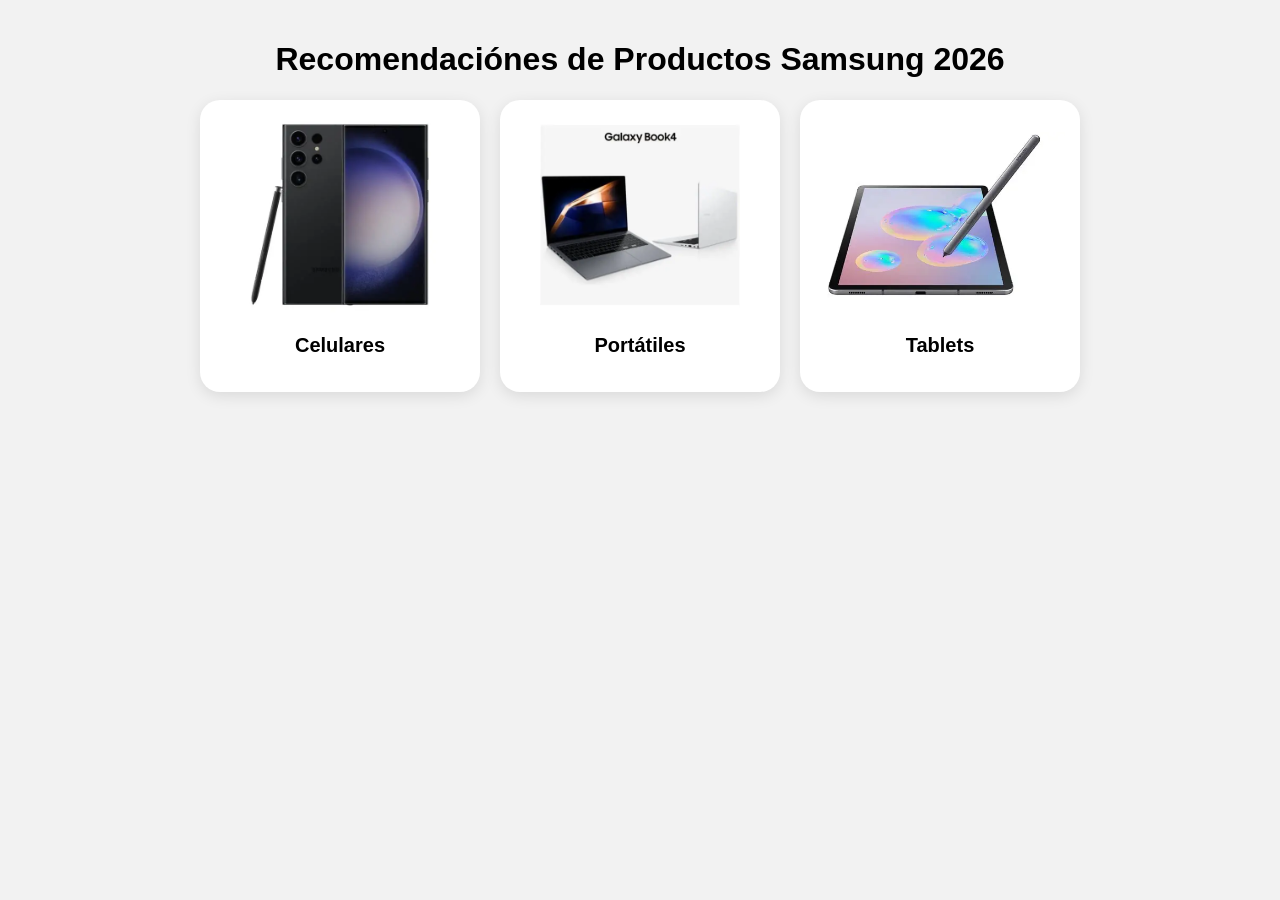
<file: index.html>
<!DOCTYPE html>
<html lang="en">
<head>
    <meta charset="UTF-8">
    <meta name="viewport" content="width=device-width, initial-scale=1.0">
    <title>samsung</title>
    <link rel="stylesheet" href="styler.css">
</head>
<body>
    <main>
        <h1 class="titulo">Recomendaciónes de Productos Samsung 2026</h1>
        <div class="contenedor">
            <a href="celulares.html" class="link-tarjeta">
                <div class="tarjeta">
                    <img src="imagenes/celular.webp" alt="Celulares">
                    <h3>Celulares</h3>
                </div>
            </a>
            
            <a href="portatiles.html" class="link-tarjeta">
                <div class="tarjeta">
                    <img src="imagenes/portatil.webp" alt="Portátiles">
                    <h3>Portátiles</h3>
                </div>
            </a>
            
            <a href="tablets.html" class="link-tarjeta">
                <div class="tarjeta">
                    <img src="imagenes/tablet.webp" alt="Tablets">
                    <h3>Tablets</h3>
                </div>
            </a>
        </div>
    </main>
</body>
</html>
</file>
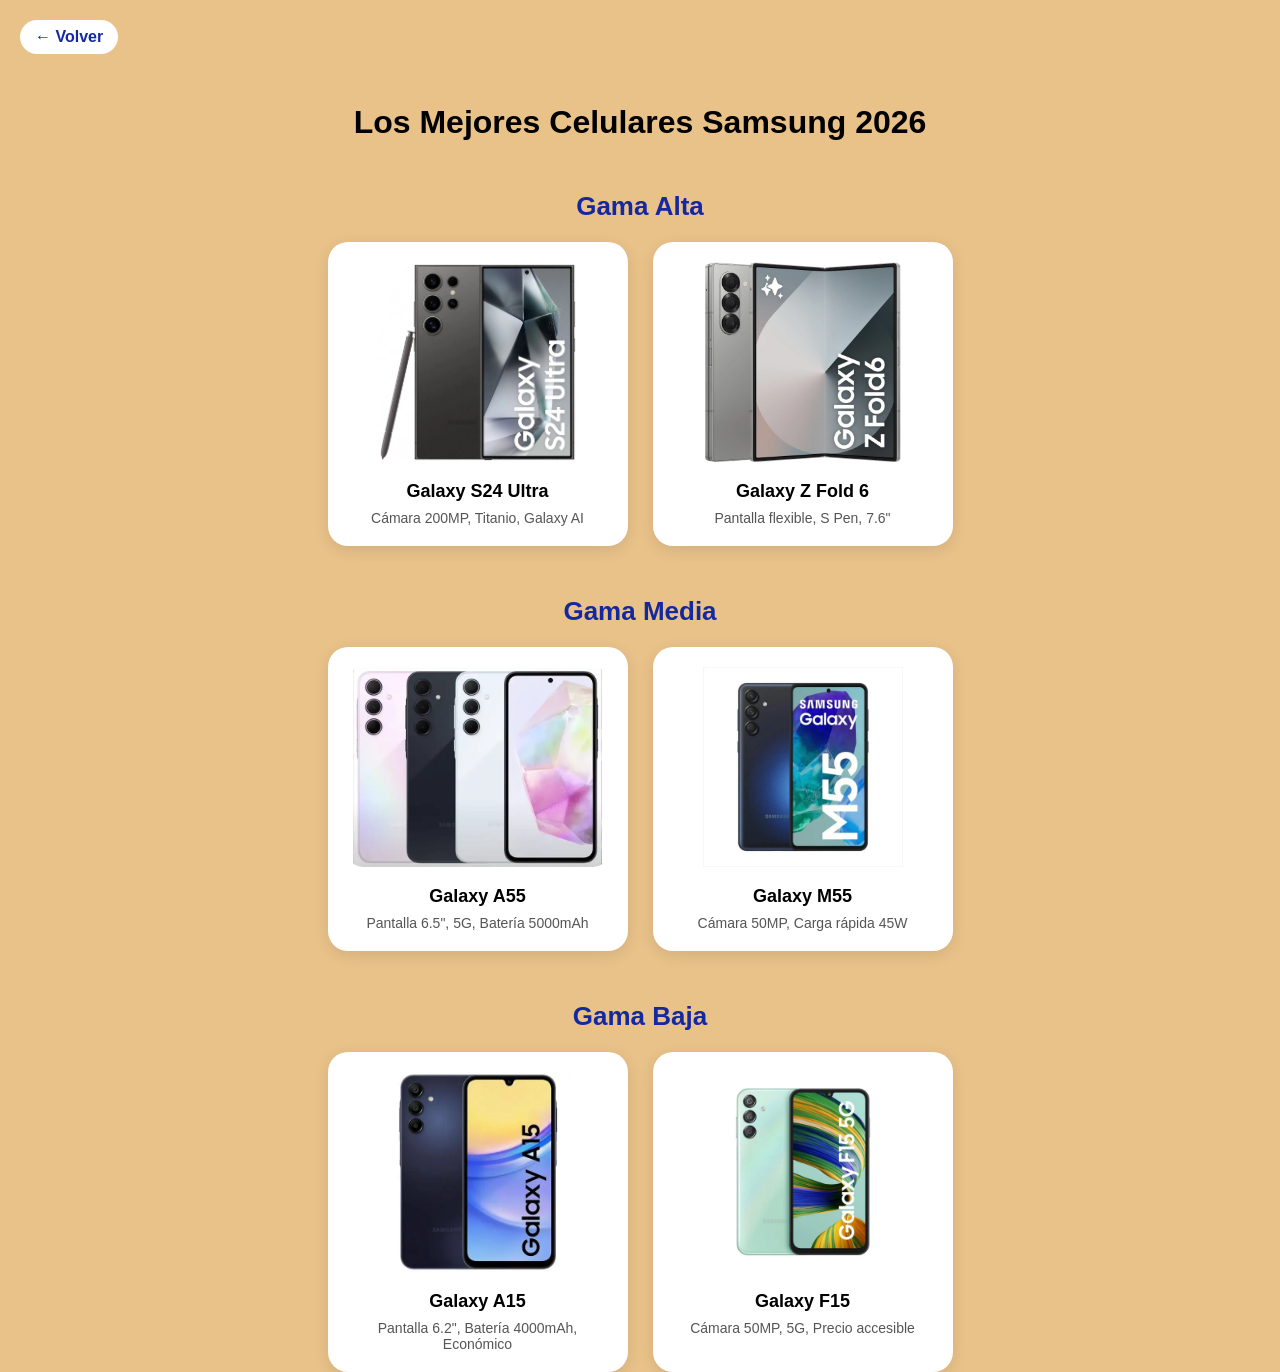
<file: celulares.html>
<!DOCTYPE html>
<html lang="en">
<head>
    <meta charset="UTF-8">
    <meta name="viewport" content="width=device-width, initial-scale=1.0">
    <title>Celulares</title>
    <link rel="stylesheet" href="celulares.css">
</head>
<body>
    <a href="index.html" class="volver">← Volver</a>
    <h1 class="titulo">Los Mejores Celulares Samsung 2026</h1>
    
    <section>
        <h2 class="subtitulo">Gama Alta</h2>
        <div class="contenedor">
            <div class="tarjeta">
                <img src="imagenes/celulares/S24-Ultra.webp" alt="S24 Ultra">
                <h3>Galaxy S24 Ultra</h3>
                <p>
                    Cámara 200MP, Titanio, Galaxy AI
                </p>
            </div>
            
            <div class="tarjeta">
                <img src="imagenes/celulares/fold 6.webp" alt="Z Fold 6">
                <h3>Galaxy Z Fold 6</h3>
                <p>
                    Pantalla flexible, S Pen, 7.6"
                </p>
            </div>
        </div>
    </section>

    <h2 class="subtitulo">Gama Media</h2>
    <div class="contenedor">
        <div class="tarjeta">
            <img src="imagenes/celulares/a 55.webp" alt="A55">
            <h3>Galaxy A55</h3>
            <p>Pantalla 6.5", 5G, Batería 5000mAh</p>
        </div>
        <div class="tarjeta">
            <img src="imagenes/celulares/m55.webp" alt="M55">
            <h3>Galaxy M55</h3>
            <p>Cámara 50MP, Carga rápida 45W</p>
        </div>
    </div>

    <h2 class="subtitulo">Gama Baja</h2>
    <div class="contenedor">
        <div class="tarjeta">
            <img src="imagenes/celulares/a15.webp" alt="A15">
            <h3>Galaxy A15</h3>
            <p>Pantalla 6.2", Batería 4000mAh, Económico</p>
        </div>
        <div class="tarjeta">
            <img src="imagenes/celulares/f15.webp" alt="F15">
            <h3>Galaxy F15</h3>
            <p>Cámara 50MP, 5G, Precio accesible</p>
        </div>
    </div>
</body>
</html>
</file>
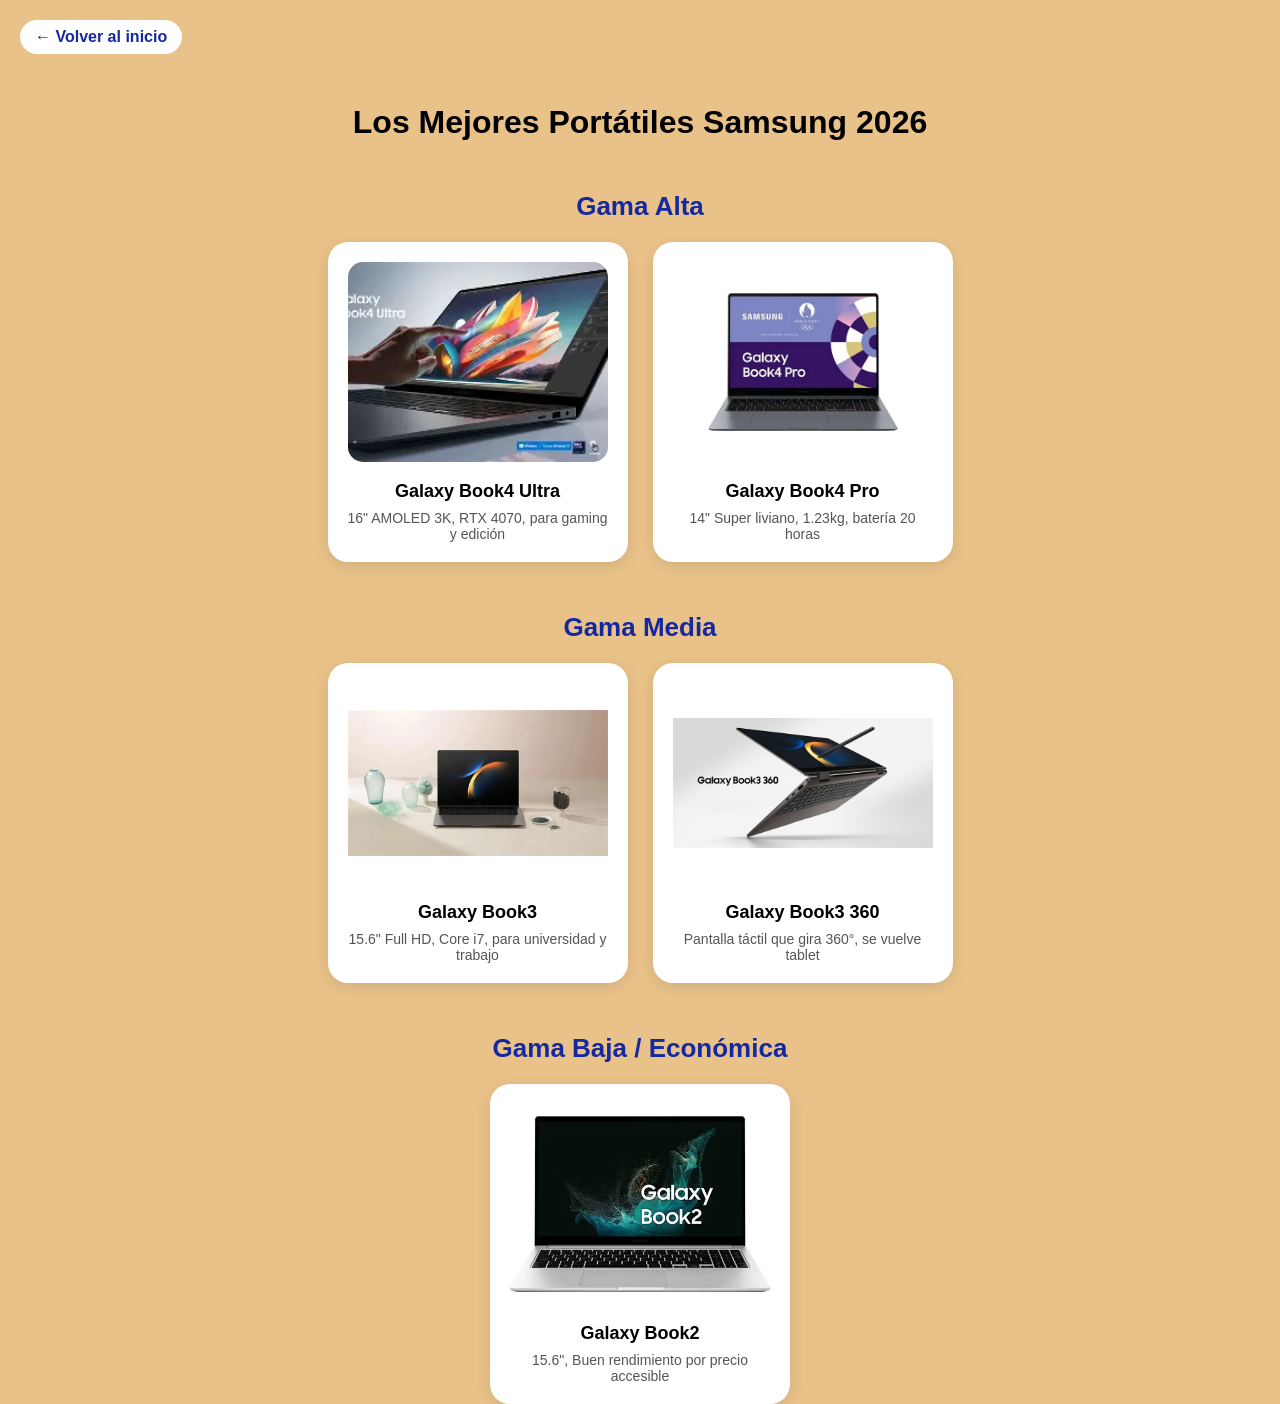
<file: portatiles.html>
<!DOCTYPE html>
<html lang="en">
<head>
    <meta charset="UTF-8">
    <meta name="viewport" content="width=device-width, initial-scale=1.0">
    <title>Porátiles</title>
    <link rel="stylesheet" href="portatiles.css">
</head>
<body>
    <a href="index.html" class="volver">← Volver al inicio</a>
    <h1 class="titulo">Los Mejores Portátiles Samsung 2026</h1>

    <section>
        <h2 class="subtitulo">Gama Alta</h2>
        <div class="contenedor">
            <div class="tarjeta">
                <img src="imagenes/portatiles/book 4 ultra.webp" alt="book4 ultra">
                <h3>Galaxy Book4 Ultra</h3>
                <p>16" AMOLED 3K, RTX 4070, para gaming y edición</p>
            </div>
            
            <div class="tarjeta">
                <img src="imagenes/portatiles/4 pro.webp" width="200px" alt="Book4 Pro">
                <h3>Galaxy Book4 Pro</h3>
                <p>
                    14" Super liviano, 1.23kg, batería 20 horas
                </p>
            </div>
        </div>
    </section>

    <section>
        <h2 class="subtitulo">Gama Media</h2>
        <div class="contenedor">
            <div class="tarjeta">
                <img src="imagenes/portatiles/book 3.webp" alt="Book3">
                <h3>Galaxy Book3</h3>
                <p>
                    15.6" Full HD, Core i7, para universidad y trabajo
                </p>
            </div>
            
            <div class="tarjeta">
                <img src="imagenes/portatiles/3 360.jpg">
                <h3>Galaxy Book3 360</h3>
                <p>
                    Pantalla táctil que gira 360°, se vuelve tablet
                </p>
            </div>
        </div>
    <section>

    <section>
        <h2 class="subtitulo">Gama Baja / Económica</h2>
        <div class="contenedor">
            <div class="tarjeta">
                <img src="imagenes/portatiles/book 2.webp">
                <h3>Galaxy Book2</h3>
                <p>15.6", Buen rendimiento por precio accesible</p>
            </div>
        </div>
    </section>
</body>
</html>
</file>
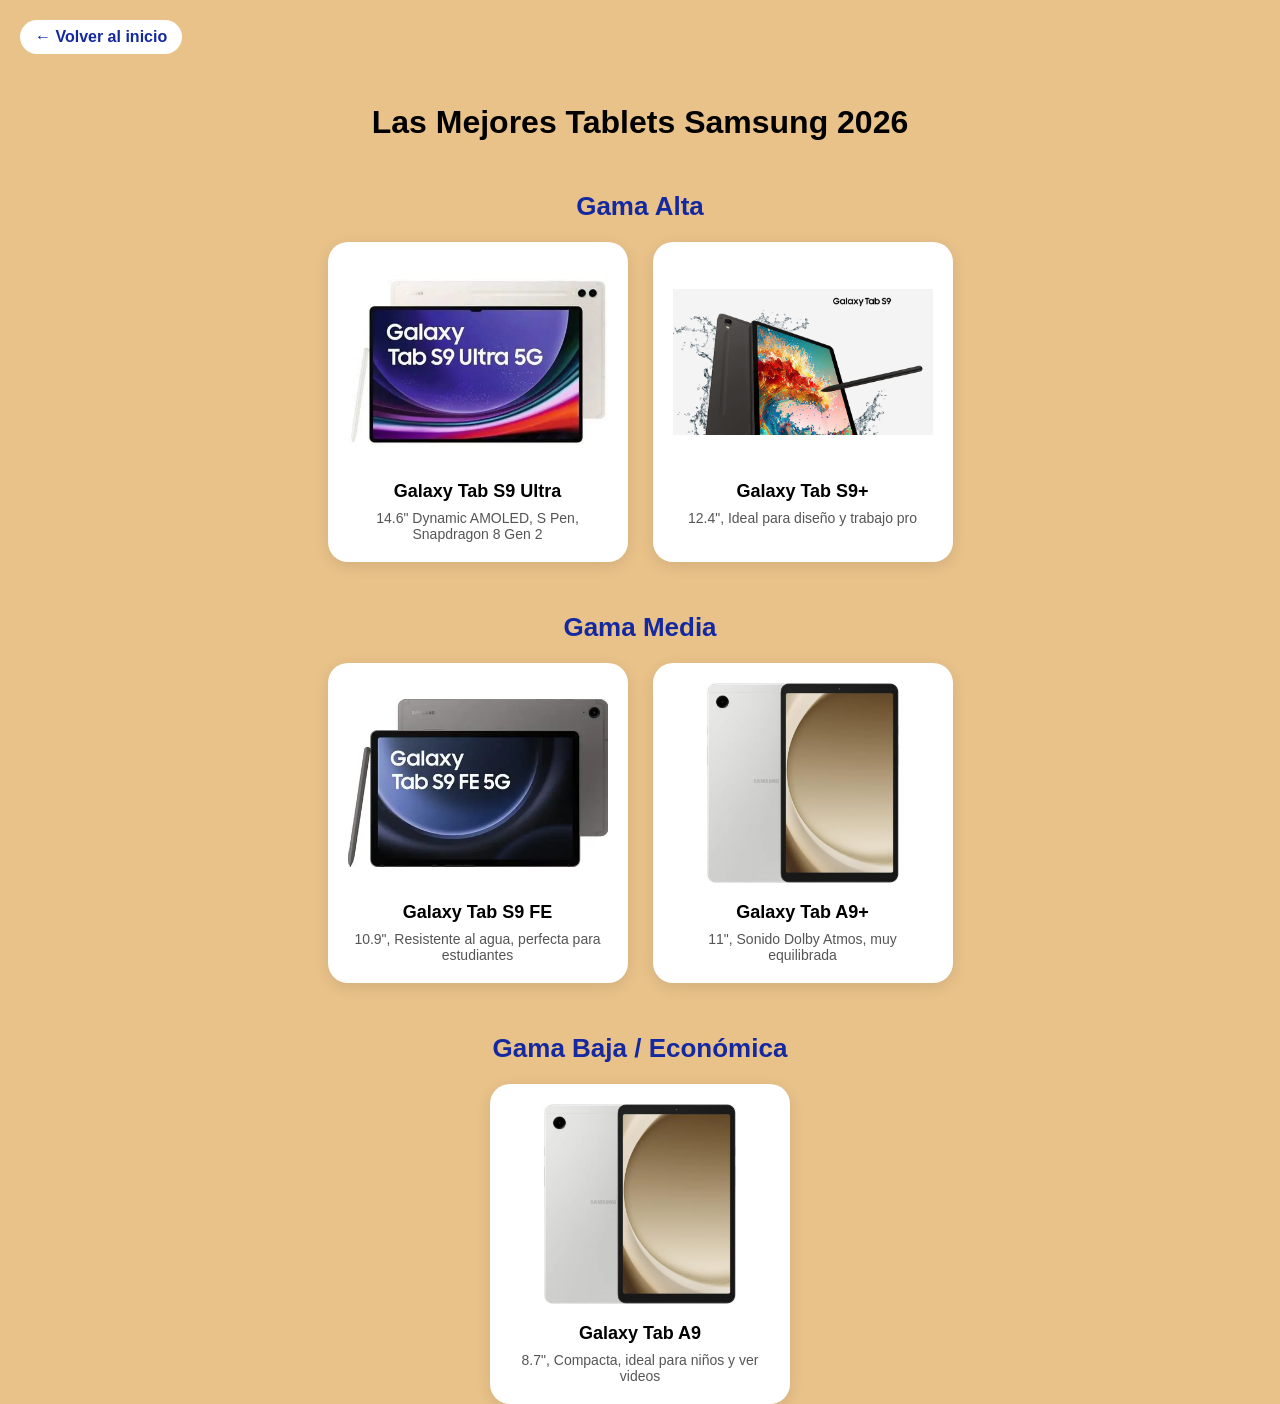
<file: tablets.html>
<!DOCTYPE html>
<html lang="es">
<head>
    <meta charset="UTF-8">
    <meta name="viewport" content="width=device-width, initial-scale=1.0">
    <title>Tablets Samsung 2026</title>
    <link rel="stylesheet" href="tablets.css">
</head>
<body>
    <a href="index.html" class="volver">← Volver al inicio</a>
    <h1 class="titulo">Las Mejores Tablets Samsung 2026</h1>
    
    <section>
        <h2 class="subtitulo">Gama Alta</h2>
        <div class="contenedor">
            <div class="tarjeta">
                <img src="imagenes/tablets/tab s9 ultra.webp" alt="Tab S9 Ultra">
                <h3>Galaxy Tab S9 Ultra</h3>
                <p>
                    14.6" Dynamic AMOLED, S Pen, Snapdragon 8 Gen 2
                </p>
            </div>
            
            <div class="tarjeta">
                <img src="imagenes/tablets/s9+.jpg" alt="Tab S9+">
                <h3>Galaxy Tab S9+</h3>
                <p>
                    12.4", Ideal para diseño y trabajo pro
                </p>
            </div>
        </div>
    </section>

    <section>
        <h2 class="subtitulo">Gama Media</h2>
        <div class="contenedor">
            <div class="tarjeta">
                <img src="imagenes/tablets/s9 fe.webp" alt="Tab S9 FE">
                <h3>Galaxy Tab S9 FE</h3>
                <p>
                    10.9", Resistente al agua, perfecta para estudiantes
                </p>
            </div>

            <div class="tarjeta">
                <img src="imagenes/tablets/a9+.webp" alt="Tab A9 Plus">
                <h3>Galaxy Tab A9+</h3>
                <p>
                    11", Sonido Dolby Atmos, muy equilibrada
                </p>
            </div>
        </div>
    </section>

    <section>
        <h2 class="subtitulo">Gama Baja / Económica</h2>
        <div class="contenedor">
            <div class="tarjeta">
                <img src="imagenes/tablets/a9.webp" alt="Tab A9">
                <h3>Galaxy Tab A9</h3>
                <p>
                    8.7", Compacta, ideal para niños y ver videos
                </p>
            </div>
        </div>
    </section>
</body>
</html>
</file>
<file: styler.css>
body {
    font-family: Arial, sans-serif;
    background-color: #f2f2f2;
    margin: 0;
    padding: 20px;
}

.titulo {
    text-align: center;
}

.contenedor {
    display: flex;
    justify-content: center;
    gap: 20px;
    flex-wrap: wrap;
}

.tarjeta {
    background-color: white;
    width: 250px;
    border-radius: 20px;
    text-align: center;
    padding: 15px;
    box-shadow: 0 4px 15px rgba(0,0,0,0.1);
    transition: 0.3s;
}

.tarjeta:hover {
    transform: scale(1.05);
}

.tarjeta img {
    width: 100%;
    height: 200px;
    object-fit: contain;
    border-radius: 15px;
}

.tarjeta h3 {
    margin-top: 15px;
    font-size: 20px;
}

.link-tarjeta {
    text-decoration: none;
    color: black;
}
</file>
<file: celulares.css>
* {
    font-family: Arial, sans-serif;
    margin: 0;
    padding: 0;
    box-sizing: border-box;
}

body {
    background-color: #e9c289;
}

.titulo {
    text-align: center;
    margin: 30px 0;
    font-size: 32px;
    font-weight: bold;
}

.subtitulo {
    text-align: center;
    margin: 50px 0 20px 0;
    color: #1428A0;
    font-size: 26px;
    font-weight: bold;
}

.contenedor {
    display: flex;
    justify-content: center;
    gap: 25px;
    flex-wrap: wrap;
    padding: 0 20px;
}

.tarjeta {
    background-color: white;
    width: 300px;
    border-radius: 20px;
    padding: 20px;
    text-align: center;
    box-shadow: 0 4px 15px rgba(0,0,0,0.1);
    transition: 0.3s;
}

.tarjeta:hover {
    transform: translateY(-10px);
    box-shadow: 0 10px 25px rgba(0,0,0,0.2);
}

.tarjeta img {
    width: 100%;
    height: 200px;
    object-fit: contain;
    border-radius: 15px;
}

.tarjeta h3 {
    margin-top: 15px;
    font-size: 18px;
}

.tarjeta p {
    margin-top: 8px;
    color: #555;
    font-size: 14px;
}

.volver {
    display: inline-block;
    margin: 20px;
    text-decoration: none;
    color: #1428A0;
    font-weight: bold;
    background: white;
    padding: 8px 15px;
    border-radius: 20px;
}

.link-tarjeta {
    text-decoration: none;
    color: black;
}
</file>
<file: portatiles.css>
* {
    font-family: Arial, sans-serif;
    margin: 0;
    padding: 0;
    box-sizing: border-box;
}

body {
    background-color: #e9c289;
}

.titulo {
    text-align: center;
    margin: 30px 0;
    font-size: 32px;
    font-weight: bold;
}

.subtitulo {
    text-align: center;
    margin: 50px 0 20px 0;
    color: #1428A0;
    font-size: 26px;
    font-weight: bold;
}

.contenedor {
    display: flex;
    justify-content: center;
    gap: 25px;
    flex-wrap: wrap;
    padding: 0 20px;
}

.tarjeta {
    background-color: white;
    width: 300px;
    border-radius: 20px;
    padding: 20px;
    text-align: center;
    box-shadow: 0 4px 15px rgba(0,0,0,0.1);
    transition: 0.3s;
}

.tarjeta:hover {
    transform: translateY(-10px);
    box-shadow: 0 10px 25px rgba(0,0,0,0.2);
}

.tarjeta img {
    width: 100%;
    height: 200px;
    object-fit: contain;
    border-radius: 15px;
}

.tarjeta h3 {
    margin-top: 15px;
    font-size: 18px;
}

.tarjeta p {
    margin-top: 8px;
    color: #555;
    font-size: 14px;
}

.volver {
    display: inline-block;
    margin: 20px;
    text-decoration: none;
    color: #1428A0;
    font-weight: bold;
    background: white;
    padding: 8px 15px;
    border-radius: 20px;
}

.link-tarjeta {
    text-decoration: none;
    color: black;
}
</file>
<file: tablets.css>
* {
    font-family: Arial, sans-serif;
    margin: 0;
    padding: 0;
    box-sizing: border-box;
}

body {
    background-color: #e9c289;
}

.titulo {
    text-align: center;
    margin: 30px 0;
    font-size: 32px;
    font-weight: bold;
}

.subtitulo {
    text-align: center;
    margin: 50px 0 20px 0;
    color: #1428A0;
    font-size: 26px;
    font-weight: bold;
}

.contenedor {
    display: flex;
    justify-content: center;
    gap: 25px;
    flex-wrap: wrap;
    padding: 0 20px;
}

.tarjeta {
    background-color: white;
    width: 300px;
    border-radius: 20px;
    padding: 20px;
    text-align: center;
    box-shadow: 0 4px 15px rgba(0,0,0,0.1);
    transition: 0.3s;
}

.tarjeta:hover {
    transform: translateY(-10px);
    box-shadow: 0 10px 25px rgba(0,0,0,0.2);
}

.tarjeta img {
    width: 100%;
    height: 200px;
    object-fit: contain;
    border-radius: 15px;
}

.tarjeta h3 {
    margin-top: 15px;
    font-size: 18px;
}

.tarjeta p {
    margin-top: 8px;
    color: #555;
    font-size: 14px;
}

.volver {
    display: inline-block;
    margin: 20px;
    text-decoration: none;
    color: #1428A0;
    font-weight: bold;
    background: white;
    padding: 8px 15px;
    border-radius: 20px;
}

.link-tarjeta {
    text-decoration: none;
    color: black;
}
</file>
